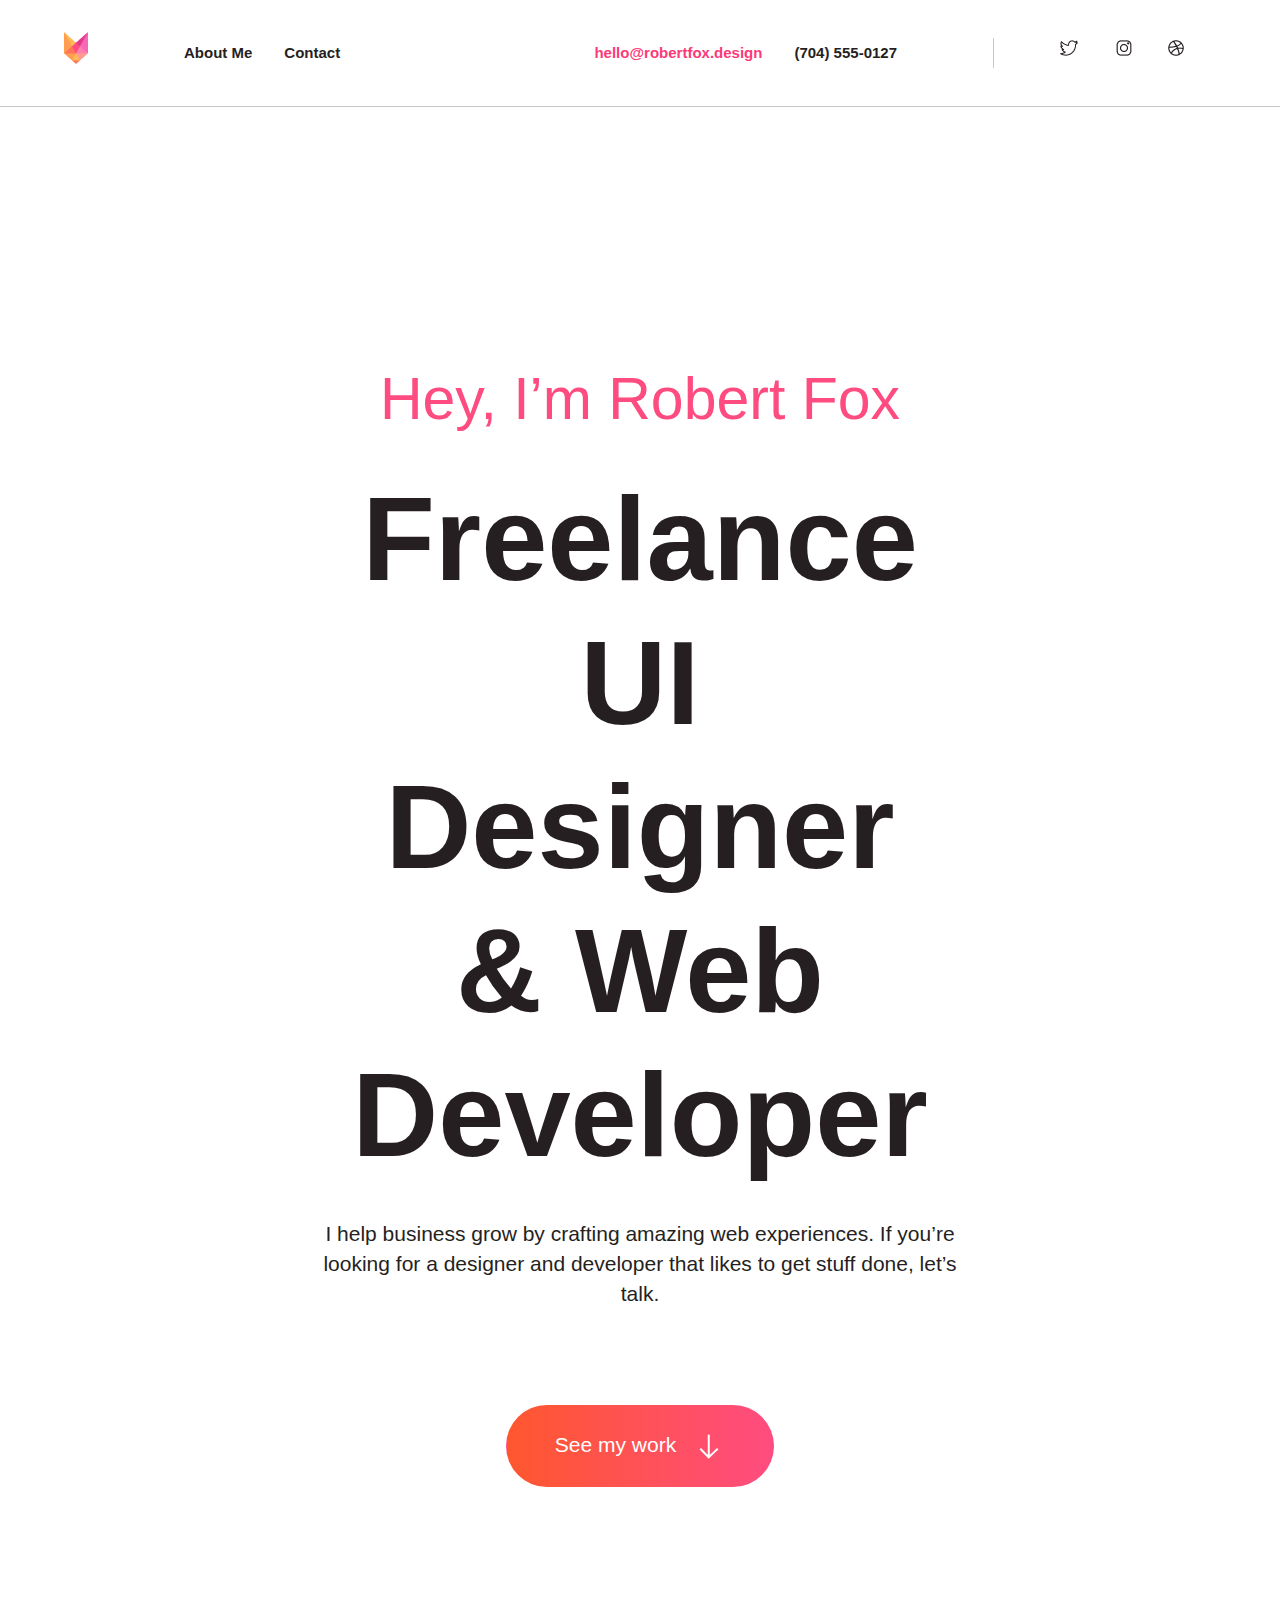
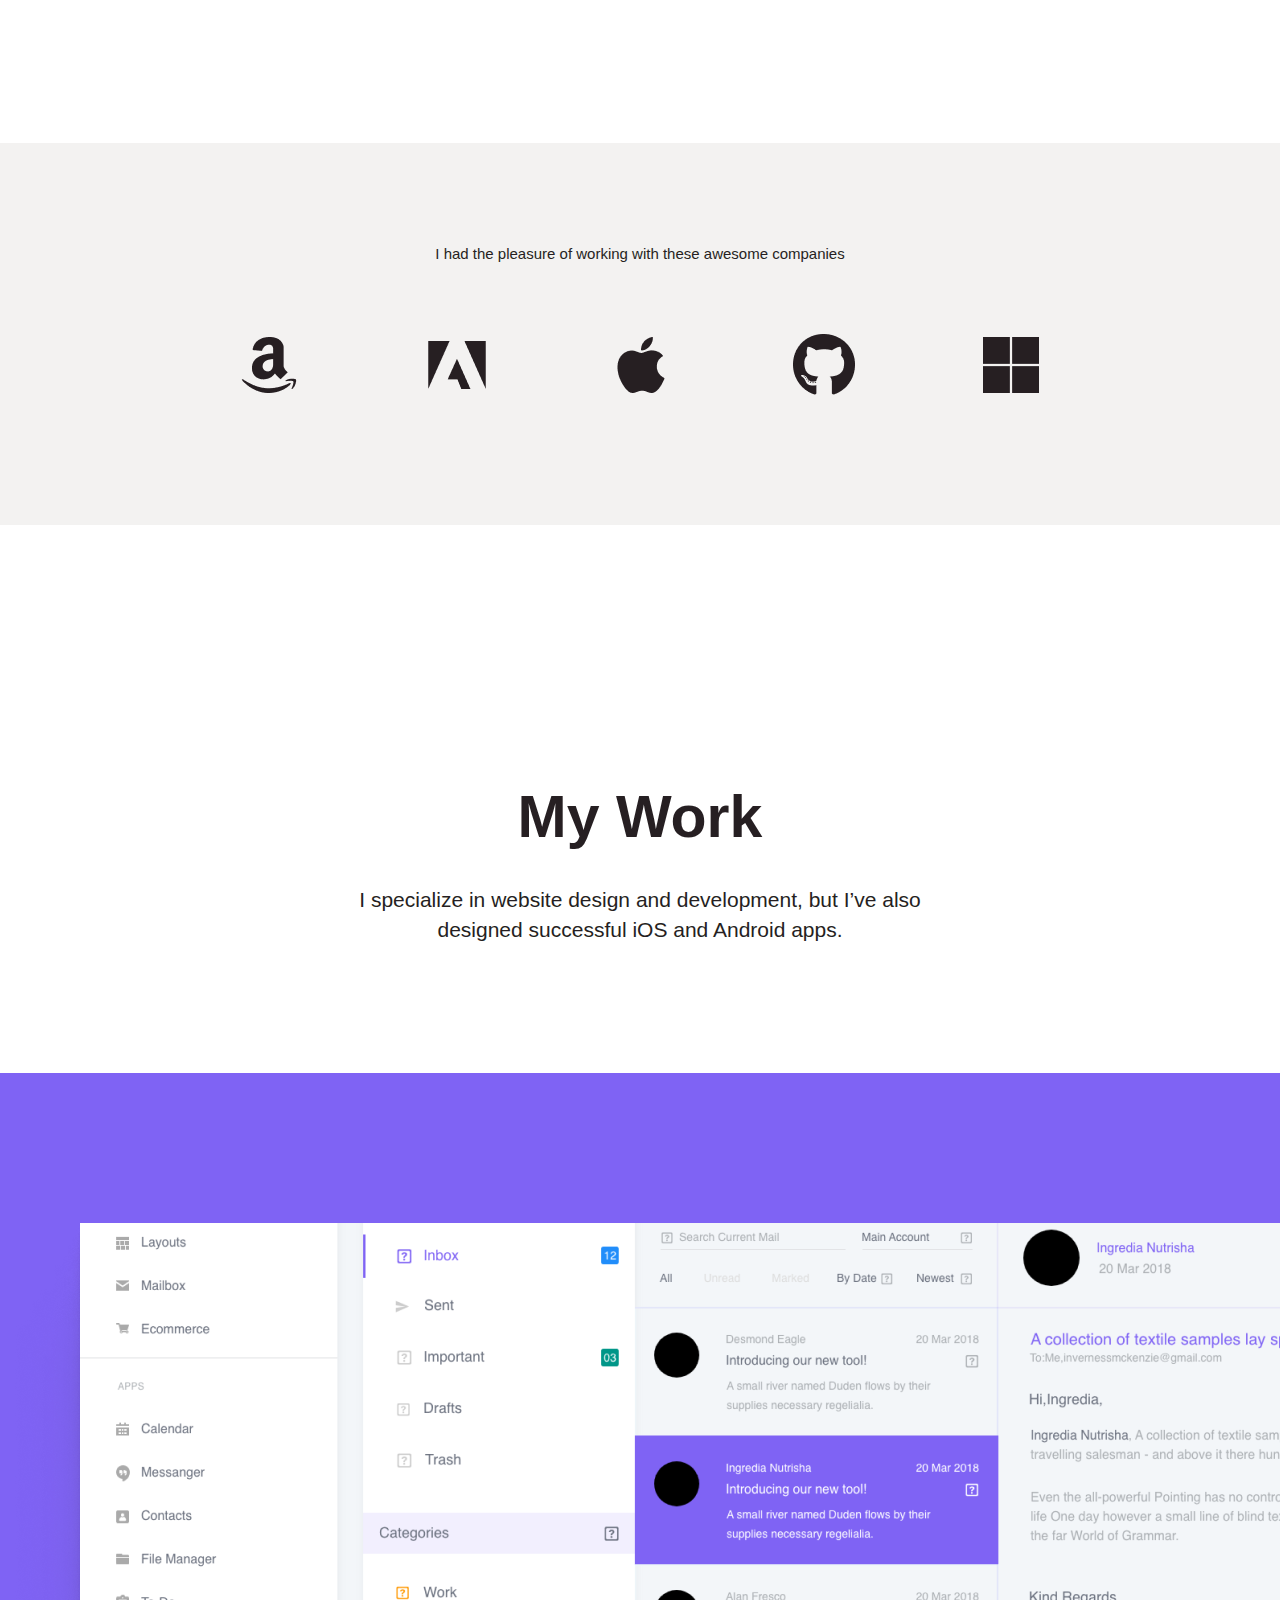
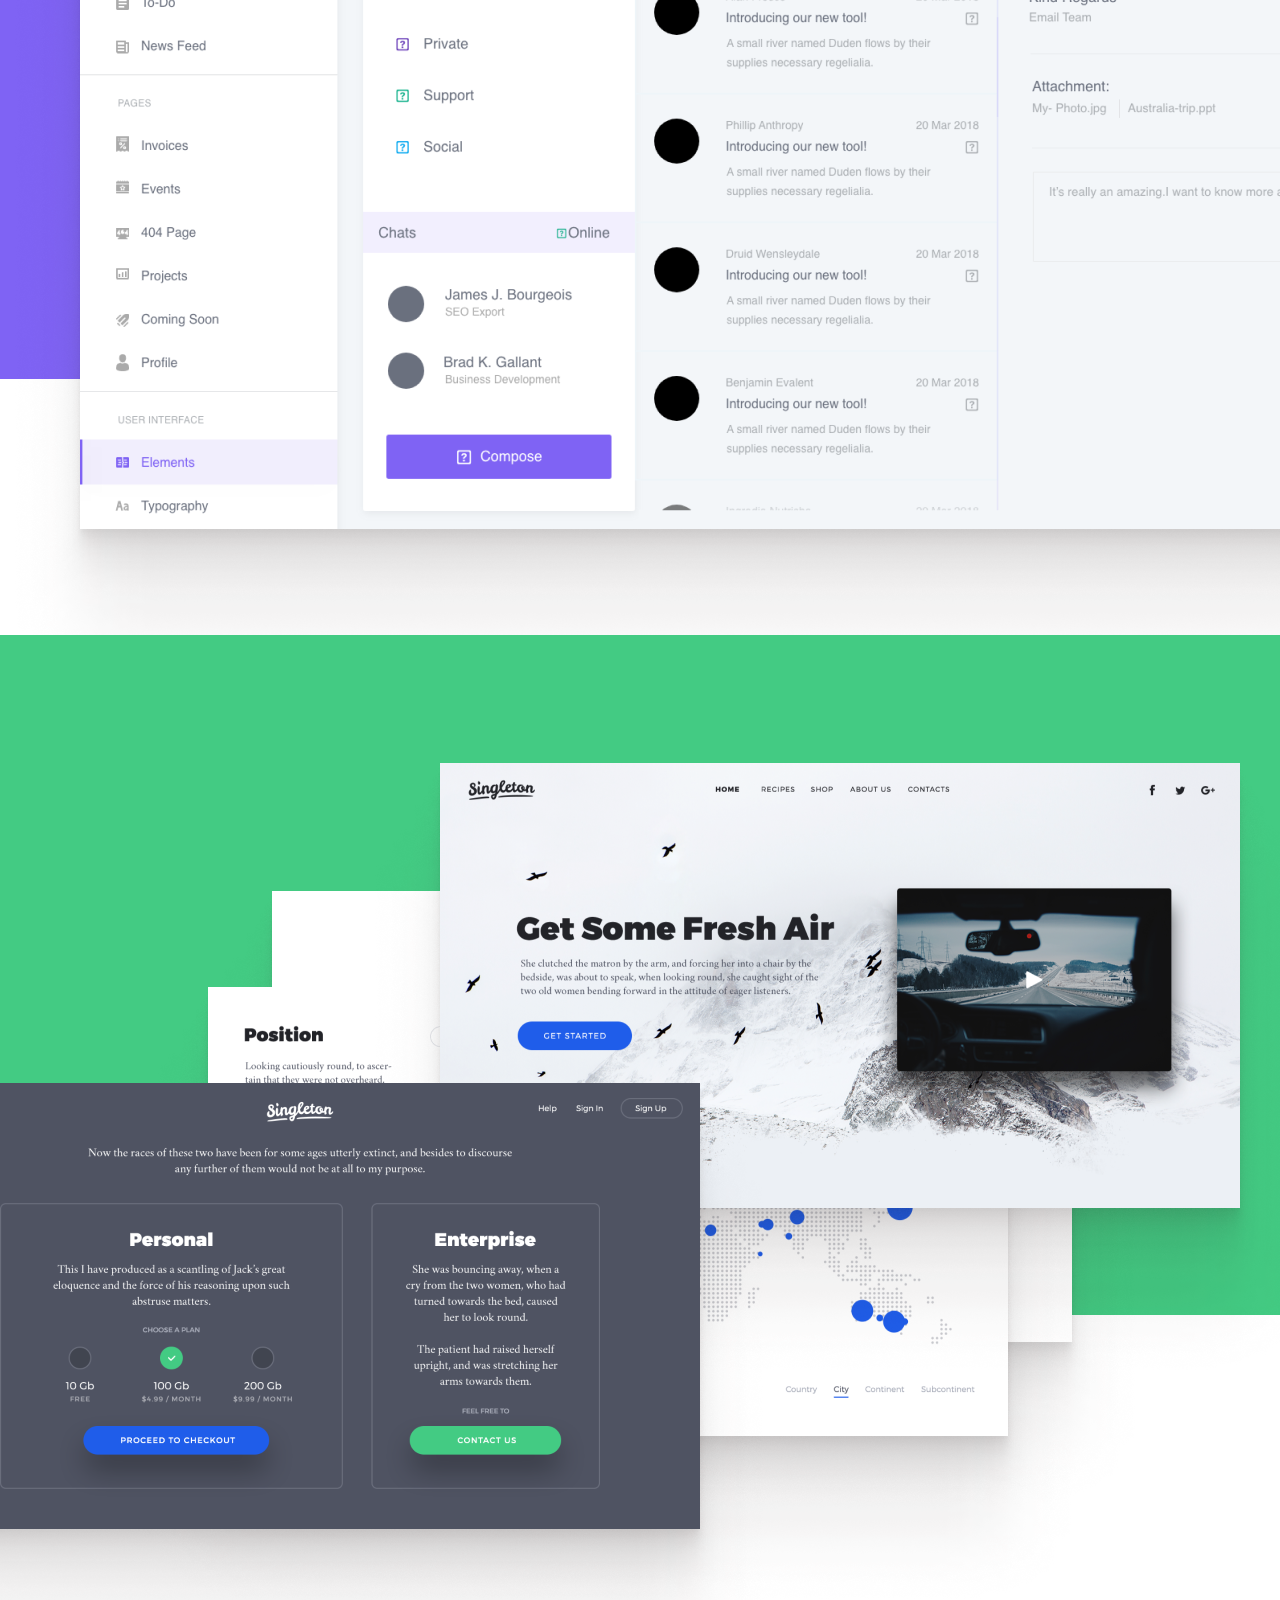
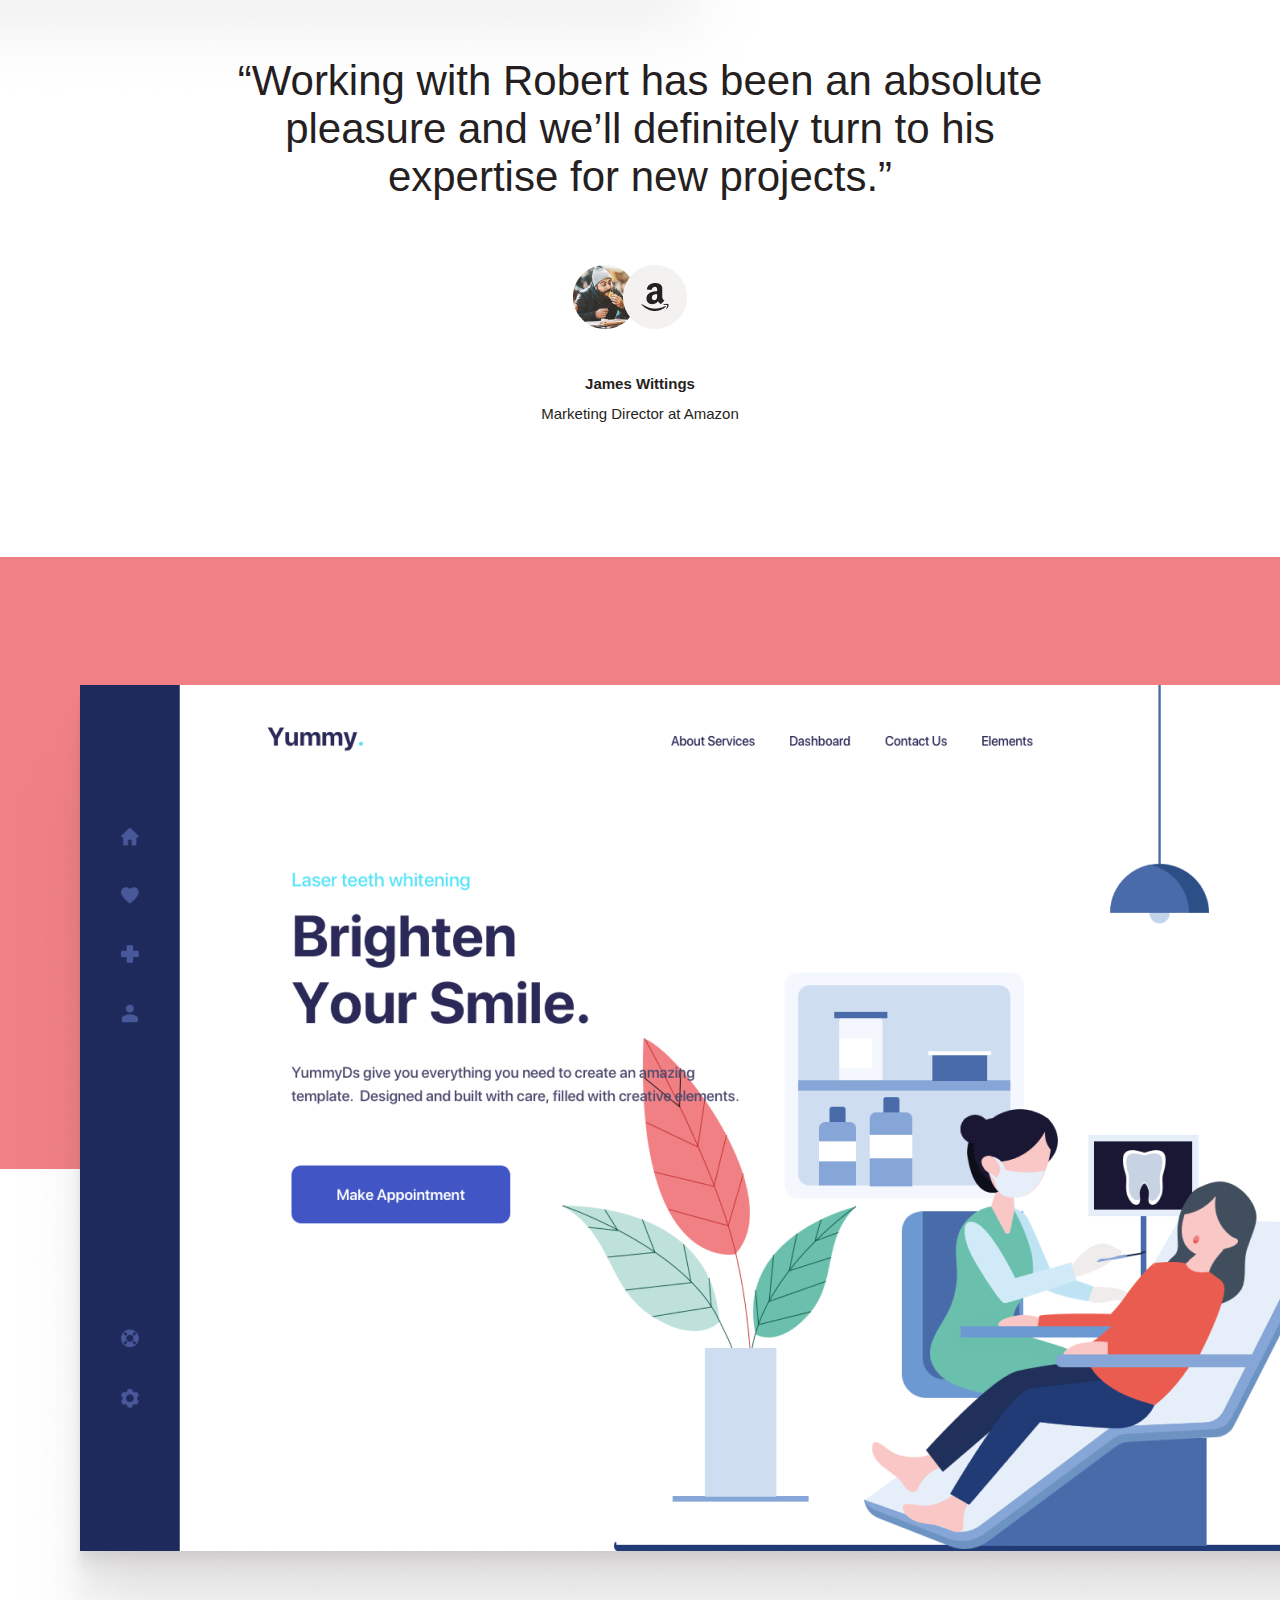
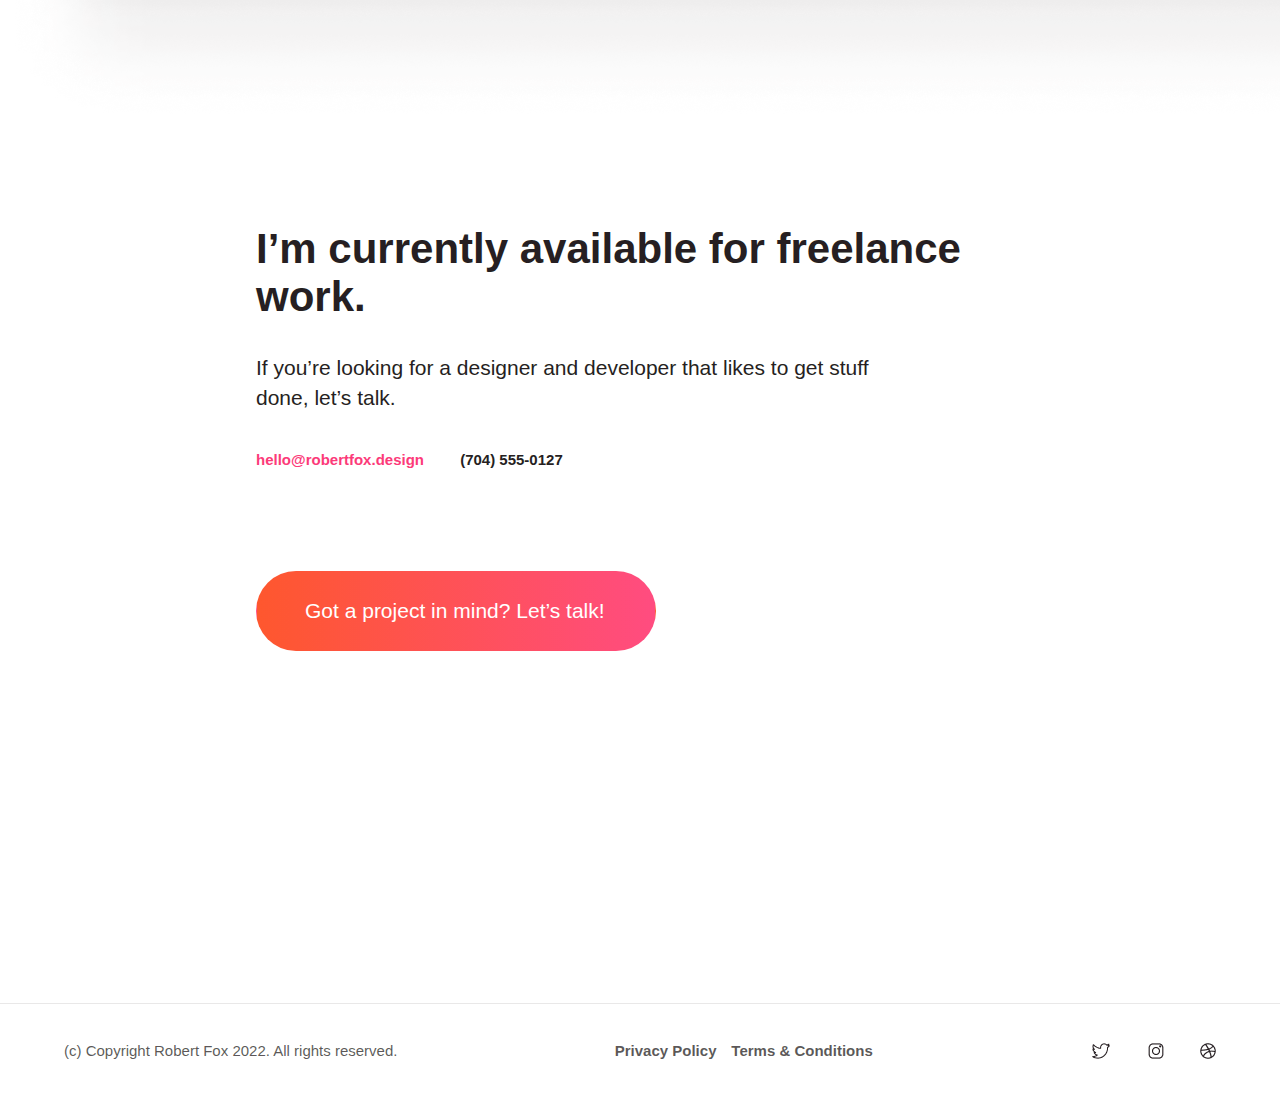
<file: index.html>
<!DOCTYPE html>
<html lang="en">

<head>
    <meta charset="UTF-8">
    <meta name="viewport" content="width=device-width, initial-scale=1.0">
    <link rel="stylesheet" href="styles.css">
    <title>Portfolio</title>
</head>

<body>
    <div class="site-wrapper">
        <section class="site-header"><!--Header start-->
            <div class="container">
                <nav class="nav-bar"><!--navbar start-->
                    <ul class="nav-links">
                        <li> <img src="./assests/images/Logo (1).png" alt="company_logo"> </li>
                        <li><a href="./aboutme.html">About Me</a></li>
                        <li><a href="./contact.html">Contact</a></li>
                    </ul>
                    <ul class="nav-links">
                        <div class="details">
                            <li><a href="#" class="email">hello@robertfox.design</a></li>
                            <li><a href="#" class="phnum">(704) 555-0127</a></li>
                        </div>
                        <div class="social_media">
                            <li><a href="#"><img src="./assests/images/social-twitter 1.png" alt="twitter"></a></li>
                            <li><a href="#"><img src="./assests/images/social-instagram 1.png" alt="instagram"></a></li>
                            <li><a href="#"><img src="./assests/images/dribbble 1 (1).png" alt="dribbble"
                                        class="dribbble"></a></li>
                        </div>
                    </ul>
                </nav><!--navbar end-->
            </div>
        </section><!--Header end-->

        <main class="site-content"><!--site-content start-->

            <div class="container"><!--intro start-->
                <section class="intro">
                    <h3>Hey, I’m Robert Fox</h3>
                    <h1>Freelance UI Designer <br> & Web Developer</h1>
                    <p>I help business grow by crafting amazing web experiences. If you’re looking for a designer and
                        developer that likes to get stuff done, let’s talk.</p>
                    <a href="#" class="btn btn-primary">See my work <img src="./assests/images/downward 1.png" alt="">
                    </a>
                </section>
            </div><!--intro end-->

            <section class="companies"><!--companies start-->
                <div class="container">
                    <div class="companies_content">
                        <p>I had the pleasure of working with these awesome companies</p>
                        <div class="company_icon">
                            <img src="./assests/images/Vector.png" alt="amazon">
                            <img src="./assests/images/adobe 1.png" alt="adobe">
                            <img src="./assests/images/apple 1.png" alt="apple">
                            <img src="./assests/images/github 1.png" alt="github">
                            <img src="./assests/images/microsoft 1.png" alt="microsoft">
                        </div>
                    </div>
                </div>
            </section><!--companies end-->

            <section class="my_work"><!--my work start-->
                <div class="container">
                    <h3>My Work</h3>
                    <p>I specialize in website design and development, but I’ve also <br> designed successful iOS and
                        Android
                        apps.
                    </p>
                </div> 
                <div class="my_work_bg1"><!--my work bg1 start-->
                    <img src="./assests/images/crypto-2 1.png" alt="work_1">
                </div><!--my work bg1 end-->
                <div class="my_work_bg2"><!--my work bg2 start-->
                    <img src="./assests/images/Card 9 1.png" alt="work_2" class="work2">
                    <img src="./assests/images/Card 8 1.png" alt="work_3" class="work3">
                    <img src="./assests/images/Card 10 1.png" alt="work_4" class="work4">
                    <img src="./assests/images/Card 5 1.png" alt="work_5" class="work5">
                </div><!--my work bg2 end-->
                <div class="my_work_cmt"><!--my work cmt start-->
                    <div class="container">
                        <h4>“Working with Robert has been an absolute pleasure and we’ll definitely turn to his
                            expertise
                            for
                            new projects.”</h4>
                        <div class="cmt_img">
                            <img src="./assests/images/Ellipse 2.png" a lt="">
                            <img src="./assests/images/Group 3.png" alt="" class="img2">
                        </div>
                        <p><span>James Wittings</span> <br> Marketing Director at Amazon</p>
                    </div>
                    <div class="my_work_bg3"><!--my work bg3 start-->
                        <img src="./assests/images/Healthy Care & Medical 1.png" alt="work_6">
                    </div><!--my work bg3 end-->
                </div><!--my work cmt end-->
            </section><!--my work end-->

            <section class="avaibility"><!--avaibility start-->
                <h4>I’m currently available for freelance <br> work.</h4>
                <p>If you’re looking for a designer and developer that likes to get stuff <br> done, let’s talk.</p>
                <div class="info_details">
                    <span class="email">hello@robertfox.design</span>
                    <span class="phnum">(704) 555-0127</span>
                </div>
                <a href="#" class="btn btn-primary">Got a project in mind? Let’s talk!</a>
            </section><!--avaibility end-->
        </main>
        
        <footer class="site-footer"><!--site footer start-->
            <div class="container">
                <div class="footer_content"><!--footer content start-->
                    <span>  (c) Copyright Robert Fox 2022. All rights reserved. </span>
                    <div class="terms_conditions">
                        <span>Privacy Policy</span>
                        <span>Terms & Conditions</span>
                    </div>
                    <div class="social_medias">
                        <img src="./assests/images/social-twitter 1.png" alt="twitter">
                        <img src="./assests/images/social-instagram 1.png" alt="instagram">
                        <img src="./assests/images/dribbble 1 (1).png" alt="dribbble">
                    </div>
                </div><!--footer content end-->
            </div>
        </footer><!--site footer end-->
    </div>

</body>

</html>
</file>
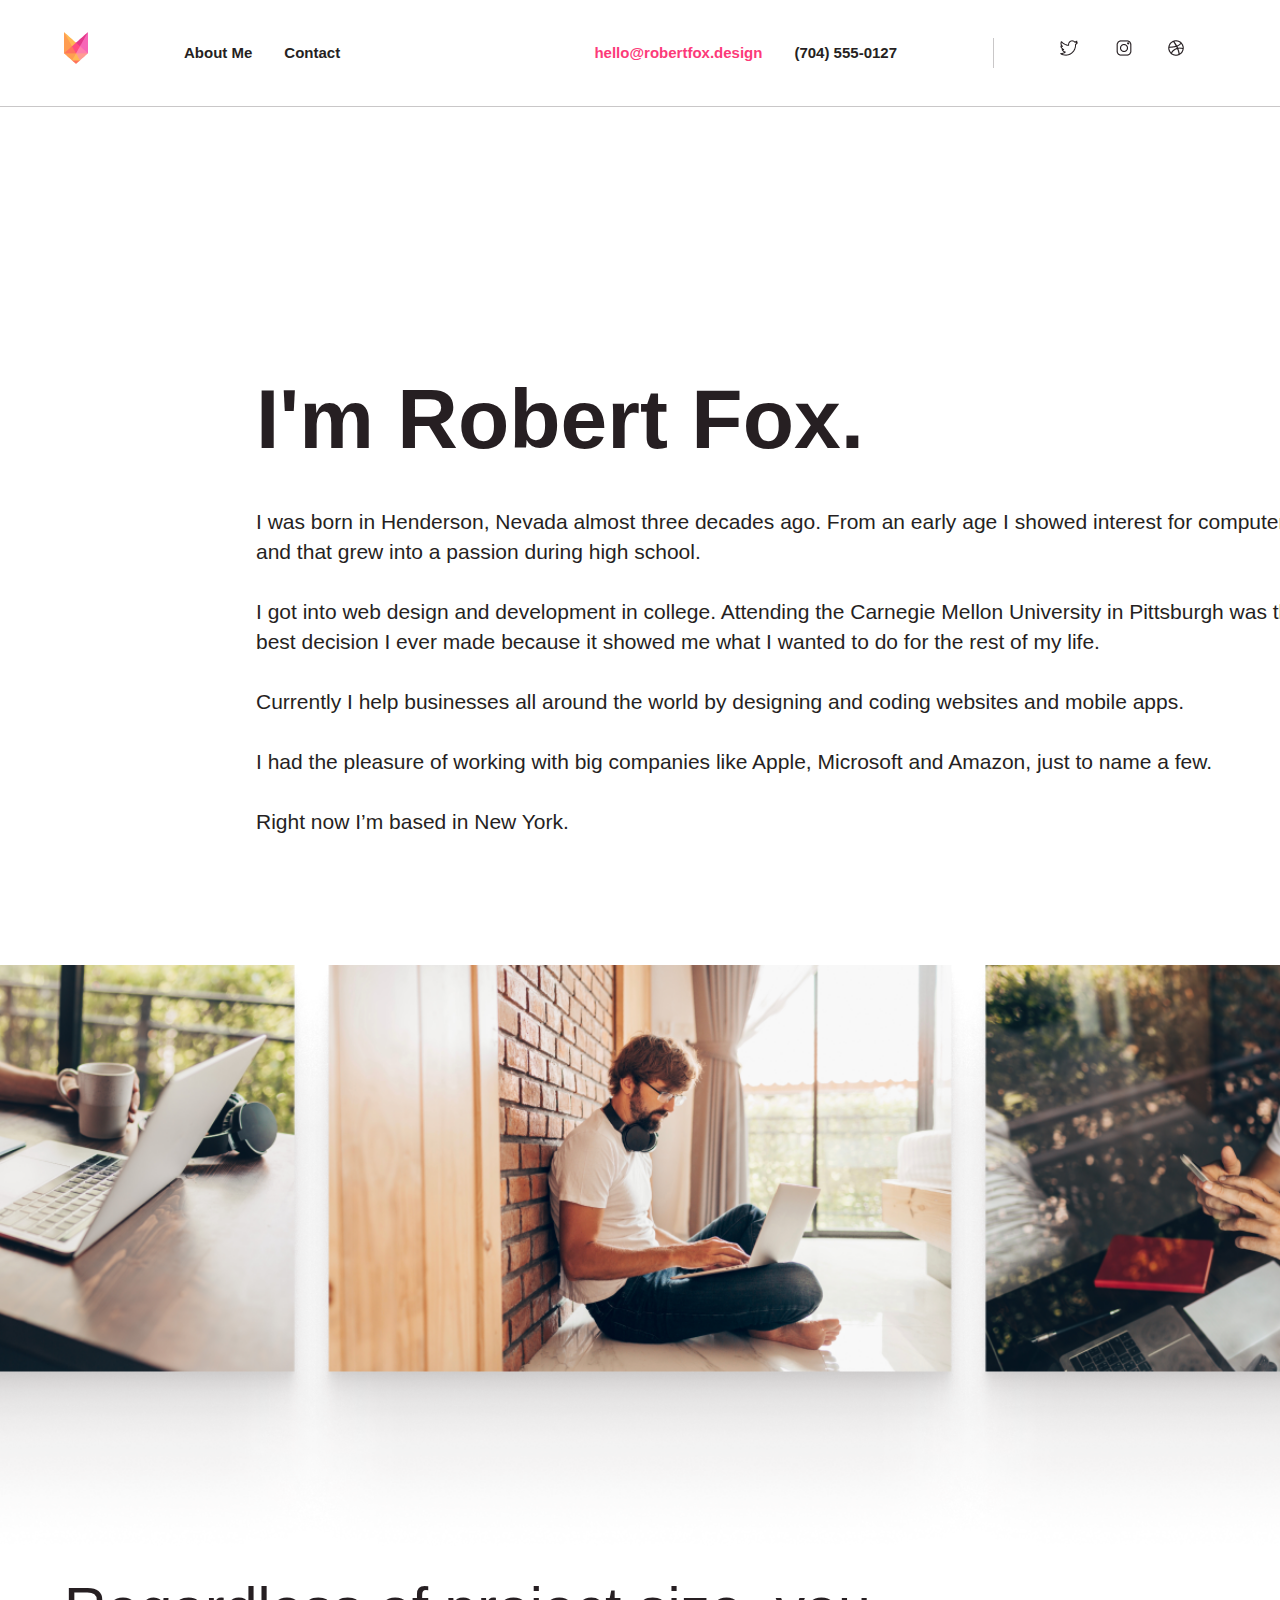
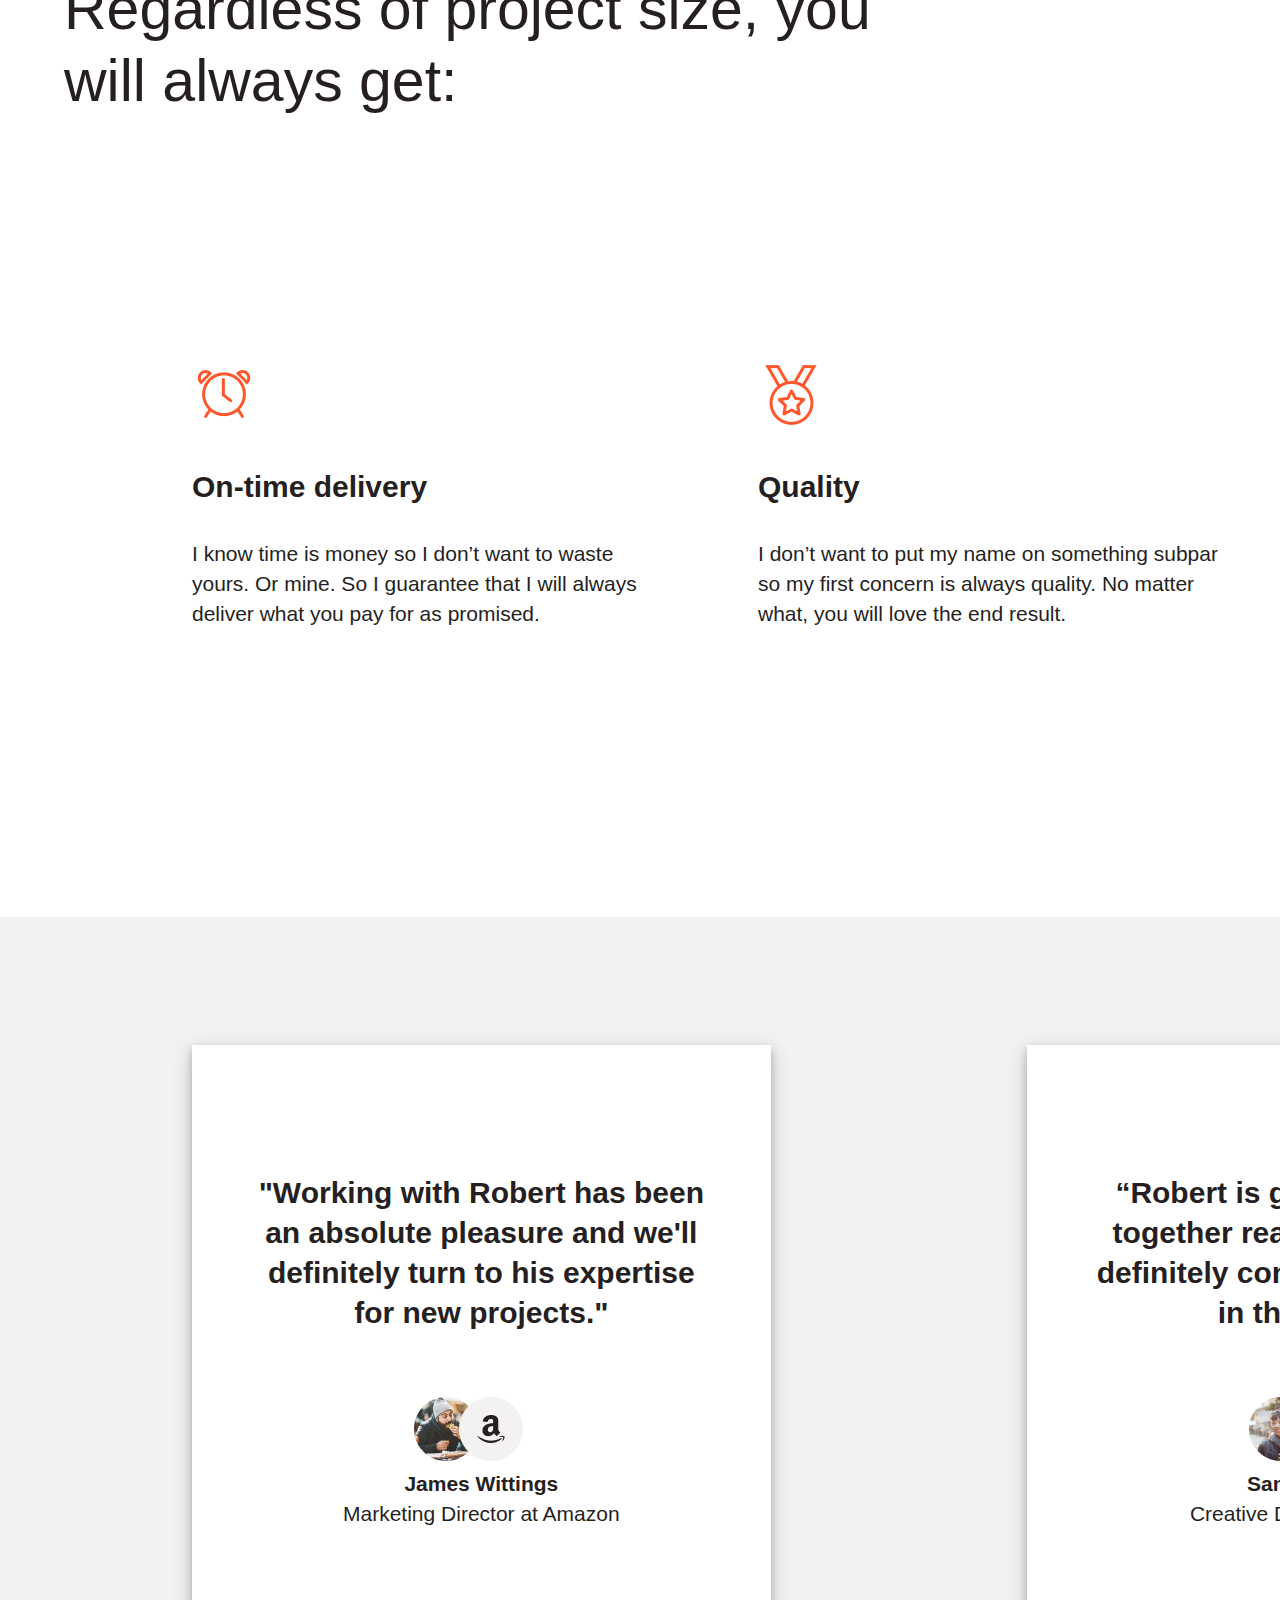
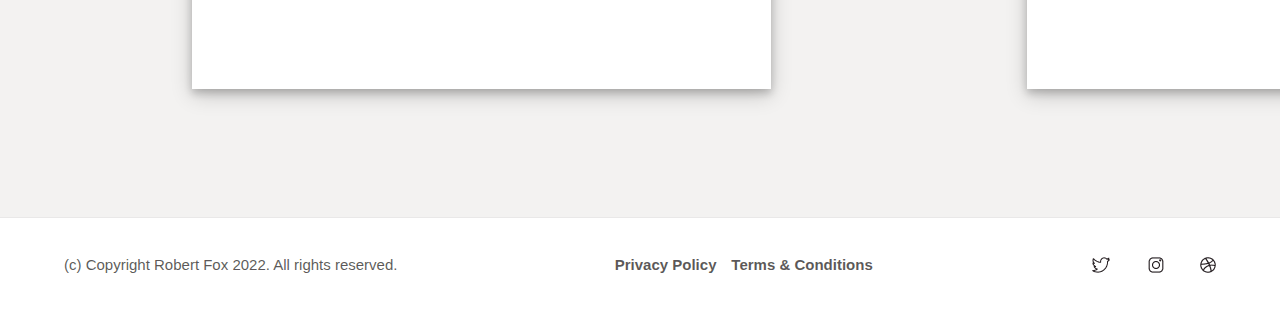
<file: about_me.html>
<!DOCTYPE html>
<html lang="en">

<head>
    <meta charset="UTF-8">
    <meta name="viewport" content="width=device-width, initial-scale=1.0">
    <title>About me</title>
    <link rel="stylesheet" href="./styles.css">
</head>

<body>
    <div class="site-wrapper">
        <section class="site-header">
            <div class="container">
                <nav class="nav-bar">
                    <ul class="nav-links">
                        <a href="./index.html">
                            <li> <img src="./assests/images/Logo (1).png" alt="company_logo"></li>
                        </a>
                        <li><a href="./about_me.html">About Me</a></li>
                        <li><a href="./contact.html">Contact</a></li>
                    </ul>
                    <ul class="nav-links">
                        <div class="details">
                            <li><a href="#" class="email">hello@robertfox.design</a></li>
                            <li><a href="#" class="phnum">(704) 555-0127</a></li>
                        </div>
                        <div class="social_media">
                            <li><a href="#"><img src="./assests/images/social-twitter 1.png" alt="twitter"></a></li>
                            <li><a href="#"><img src="./assests/images/social-instagram 1.png" alt="instagram"></a></li>
                            <li><a href="#"><img src="./assests/images/dribbble 1 (1).png" alt="dribbble"
                                        class="dribbble"></a></li>
                        </div>
                    </ul>
                </nav>
            </div>
        </section><!--Header end-->

        <main class="site-content">
            <section class="about_me_name">
                <h2>I'm Robert Fox.</h2>
                <p>I was born in Henderson, Nevada almost three decades ago. From an early age I showed interest for
                    computers and that grew into a passion during high school.
                    <br>
                    <br>
                    I got into web design and development in college. Attending the Carnegie Mellon University in
                    Pittsburgh was the best decision I ever made because it showed me what I wanted to do for the
                    rest
                    of my life.
                    <br>
                    <br>
                    Currently I help businesses all around the world by designing and coding websites and mobile
                    apps.
                    <br>
                    <br>
                    I had the pleasure of working with big companies like Apple, Microsoft and Amazon, just to name
                    a
                    few.
                    <br>
                    <br>
                    Right now I’m based in New York.
                </p>
            </section>
            <img src="./assests/images/Image gallery.png" alt="photos" width="100%" height="600px" class="about_me_img">
            <section class="project_size">
                <div class="container">
                    <h3>Regardless of project size, you <br> will always get:</h3>
                    <div class="cards2">
                        <div class="card2">
                            <img src="./assests/images/alarm-clock 1.png" alt="alarm-clock">
                            <h5>On-time delivery</h5>
                            <p>I know time is money so I don’t want to waste yours. Or mine. So I guarantee that I will
                                always deliver what you pay for as promised. </p>
                        </div>
                        <div class="card2">
                            <img src="./assests/images/medal-alt 1.png" alt="medal">
                            <h5>Quality</h5>
                            <p>I don’t want to put my name on something subpar so my first concern is always quality. No
                                matter what, you will love the end result. </p>
                        </div>
                    </div>
                </div>
            </section>
            <section class="about_me_cards">
                <div class="container">
                    <div class="cards">
                        <div class="card">
                            <h5>"Working with Robert has been an absolute pleasure and we'll definitely turn to his
                                expertise for
                                new projects."</h5>
                            <div class="img">
                                <img src="./assests/images/Ellipse 2.png" alt="">
                                <img src="./assests/images/Group 3.png" alt="" class="img2">
                            </div>
                            <p><span>James Wittings</span> <br> Marketing Director at Amazon</p>
                        </div>
                        <div class="card">
                            <h5>“Robert is great. We worked together really well and we’ll definitely contract his
                                services in the future.”</h5>
                            <div class="img">
                                <img src="./assests/images/Ellipse 2 (2).png" alt="">
                                <img src="./assests/images/Group 3 (2).png" alt="" class="img2">
                            </div>
                            <p><span>Sandra Marks</span><br> Creative Director at GitHub</p>
                        </div>
                    </div>
                </div>
            </section>
        </main>
        <footer class="site-footer">
            <div class="container">
                <div class="footer_content">
                    <span> (c) Copyright Robert Fox 2022. All rights reserved. </span>
                    <div class="terms_conditions">
                        <span>Privacy Policy</span>
                        <span>Terms & Conditions</span>
                    </div>
                    <div class="social_medias">
                        <img src="./assests/images/social-twitter 1.png" alt="twitter">
                        <img src="./assests/images/social-instagram 1.png" alt="instagram">
                        <img src="./assests/images/dribbble 1 (1).png" alt="dribbble">
                    </div>
                </div>
            </div>
        </footer>
    </div>
</body>

</html>
</file>
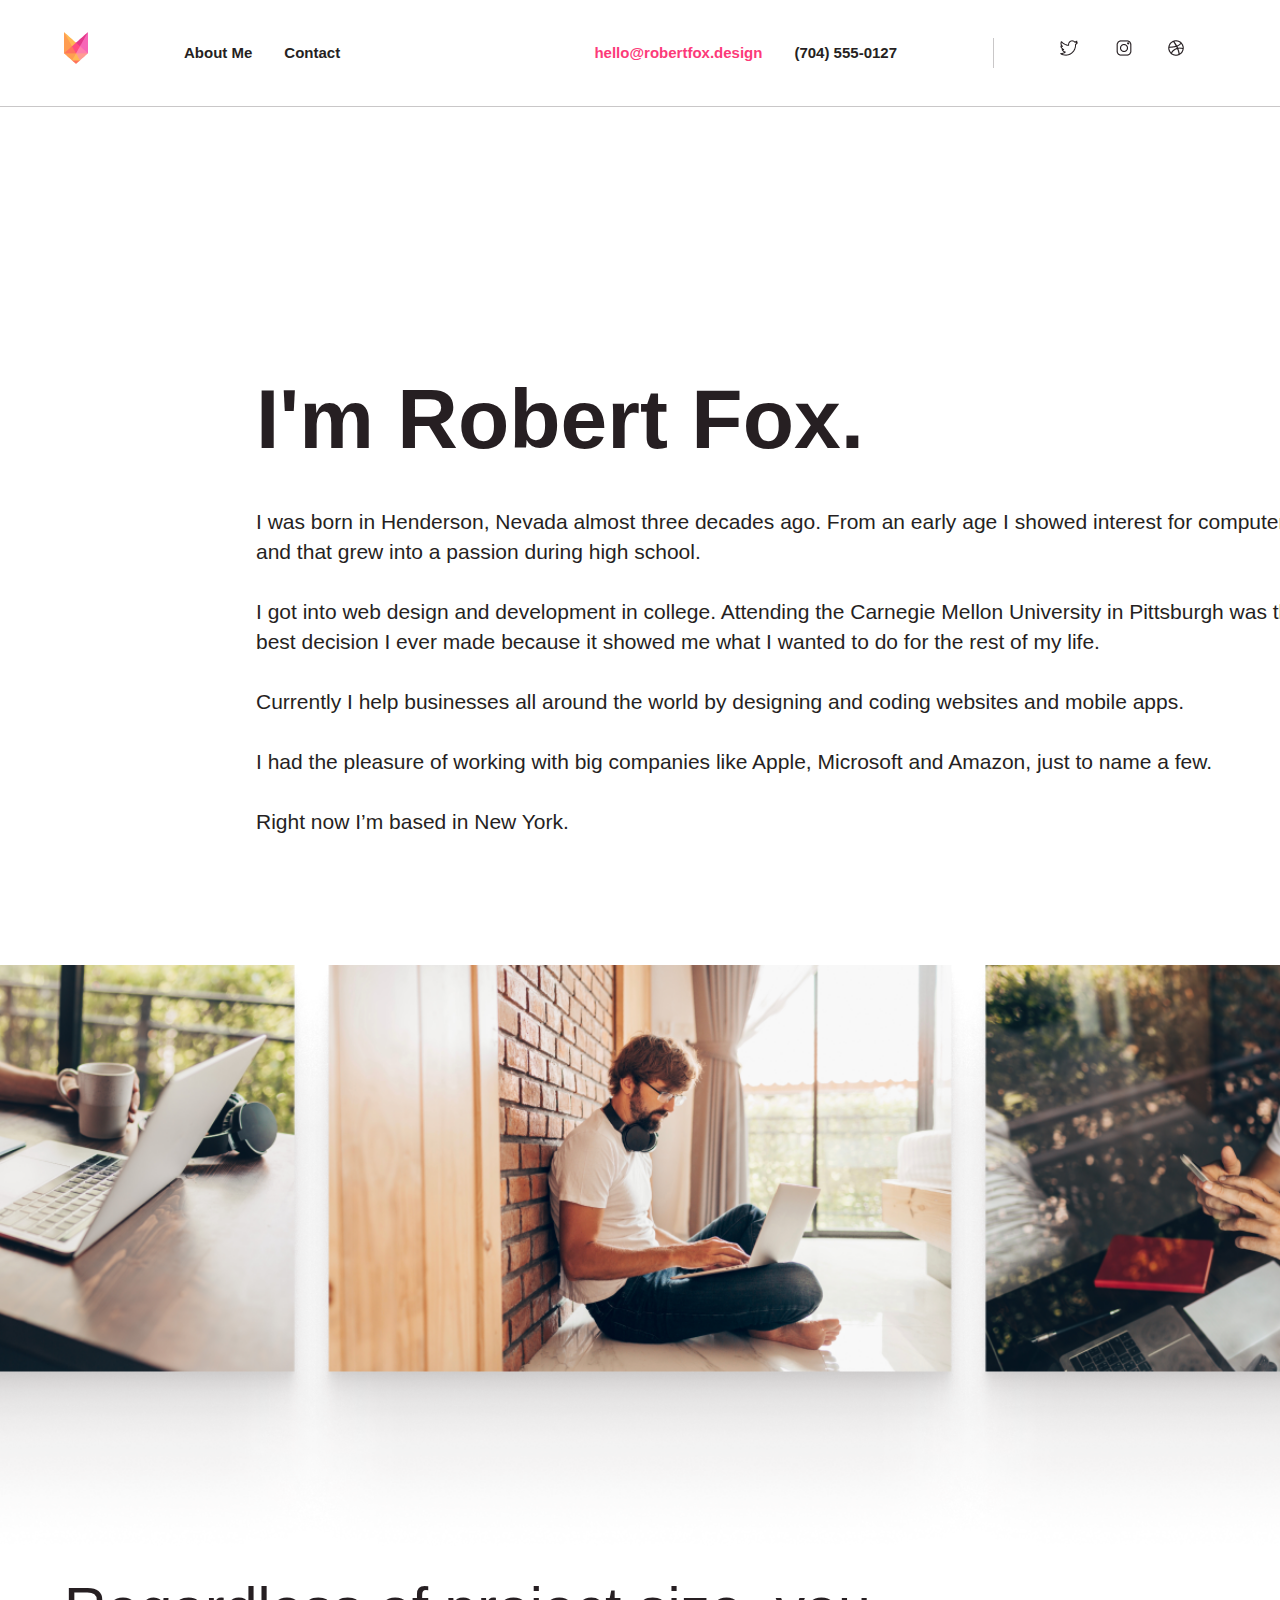
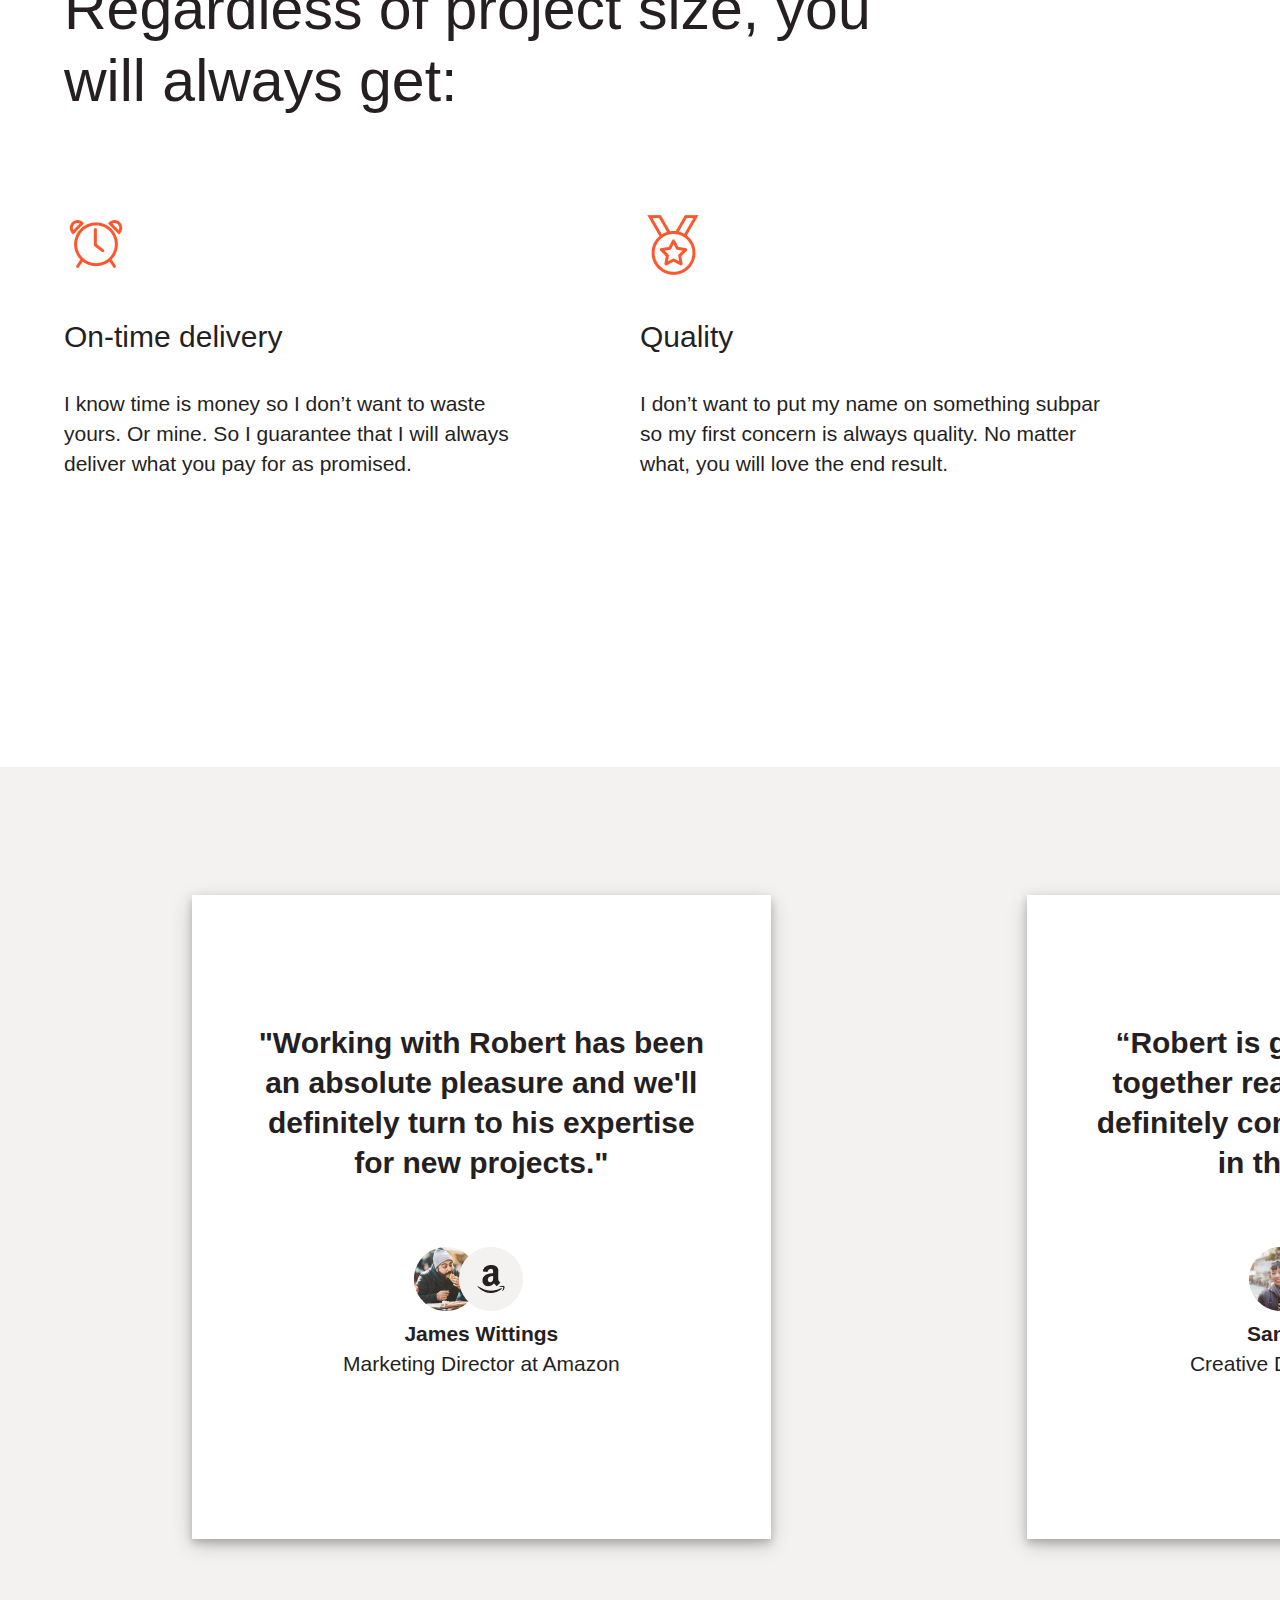
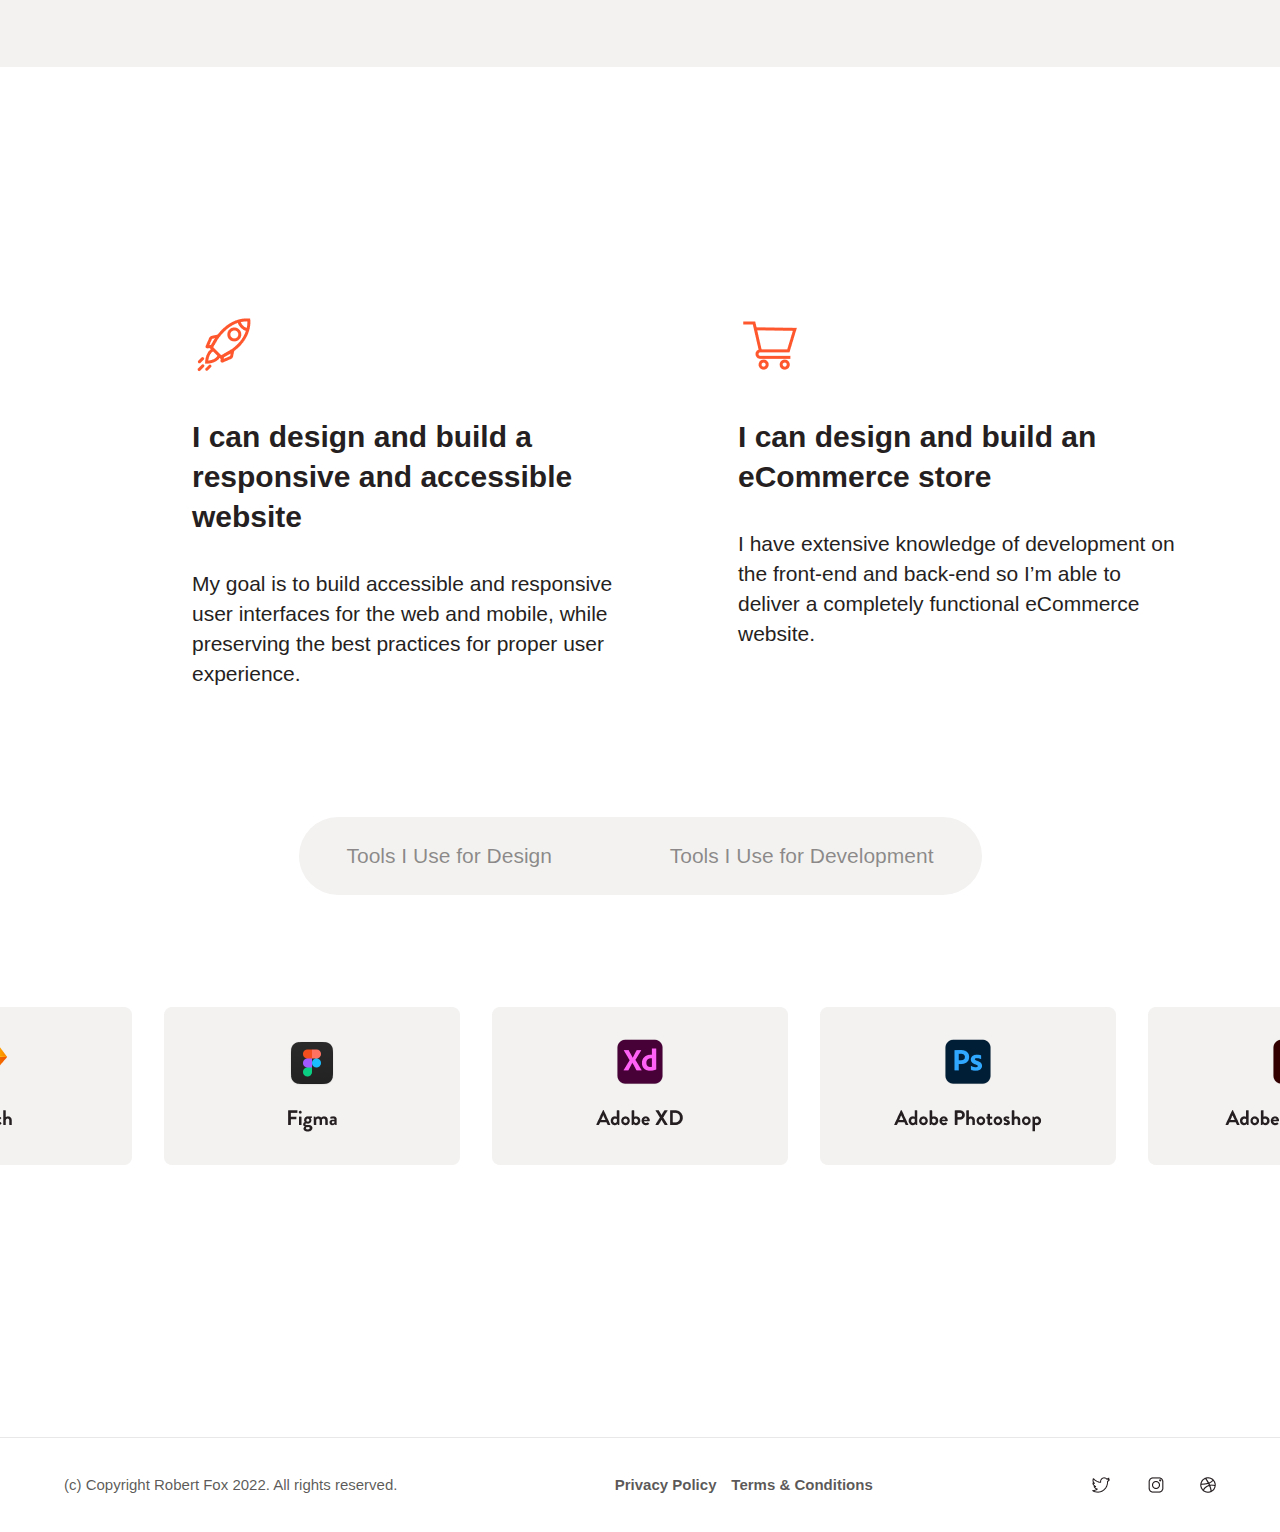
<file: aboutme.html>
<!DOCTYPE html>
<html lang="en">

<head>
    <meta charset="UTF-8">
    <meta name="viewport" content="width=device-width, initial-scale=1.0">
    <title>About me</title>
    <link rel="stylesheet" href="./styles.css">
</head>

<body>
    <div class="site-wrapper">

        <section class="site-header"><!--site header start-->
            <div class="container">
                <nav class="nav-bar"><!--nav bar start-->
                    <ul class="nav-links">
                        <a href="./index.html">
                            <li> <img src="./assests/images/Logo (1).png" alt="company_logo"></li>
                        </a>
                        <li><a href="./about_me.html">About Me</a></li>
                        <li><a href="./contact.html">Contact</a></li>
                    </ul>
                    <ul class="nav-links">
                        <div class="details">
                            <li><a href="#" class="email">hello@robertfox.design</a></li>
                            <li><a href="#" class="phnum">(704) 555-0127</a></li>
                        </div>
                        <div class="social_media">
                            <li><a href="#"><img src="./assests/images/social-twitter 1.png" alt="twitter"></a></li>
                            <li><a href="#"><img src="./assests/images/social-instagram 1.png" alt="instagram"></a></li>
                            <li><a href="#"><img src="./assests/images/dribbble 1 (1).png" alt="dribbble"
                                        class="dribbble"></a></li>
                        </div>
                    </ul>
                </nav><!--nav bar end-->
            </div>
        </section><!--site header end-->

        <main class="site-content"><!--site content start-->
            <section class="about_me_name"><!--aboutme name start-->
                <h2>I'm Robert Fox.</h2>
                <p>I was born in Henderson, Nevada almost three decades ago. From an early age I showed interest for
                    computers and that grew into a passion during high school.
                    <br>
                    <br>
                    I got into web design and development in college. Attending the Carnegie Mellon University in
                    Pittsburgh was the best decision I ever made because it showed me what I wanted to do for the
                    rest
                    of my life.
                    <br>
                    <br>
                    Currently I help businesses all around the world by designing and coding websites and mobile
                    apps.
                    <br>
                    <br>
                    I had the pleasure of working with big companies like Apple, Microsoft and Amazon, just to name
                    a
                    few.
                    <br>
                    <br>
                    Right now I’m based in New York.
                </p>
            </section><!--aboutme name end-->

            <img src="./assests/images/Image gallery.png" alt="photos" width="100%" height="600px" class="about_me_img">

            <section class="project_size"><!--project size start-->
                <div class="container">
                    <h3>Regardless of project size, you <br> will always get:</h3>
                    <div class="cards1">
                        <div class="card2">
                            <img src="./assests/images/alarm-clock 1.png" alt="alarm-clock">
                            <h5>On-time delivery</h5>
                            <p>I know time is money so I don’t want to waste yours. Or mine. So I guarantee that I will
                                always deliver what you pay for as promised. </p>
                        </div>
                        <div class="card2">
                            <img src="./assests/images/medal-alt 1.png" alt="medal">
                            <h5>Quality</h5>
                            <p>I don’t want to put my name on something subpar so my first concern is always quality. No
                                matter what, you will love the end result. </p>
                        </div>
                    </div>
                </div>
            </section><!--project end-->

            <section class="about_me_cards"><!--about me cards start-->
                <div class="container">
                    <div class="cards">
                        <div class="card">
                            <h5>"Working with Robert has been an absolute pleasure and we'll definitely turn to his
                                expertise for
                                new projects."</h5>
                            <div class="img">
                                <img src="./assests/images/Ellipse 2.png" alt="">
                                <img src="./assests/images/Group 3.png" alt="" class="img2">
                            </div>
                            <p><span>James Wittings</span> <br> Marketing Director at Amazon</p>
                        </div>
                        <div class="card">
                            <h5>“Robert is great. We worked together really well and we’ll definitely contract his
                                services in the future.”</h5>
                            <div class="img">
                                <img src="./assests/images/Ellipse 2 (2).png" alt="">
                                <img src="./assests/images/Group 3 (2).png" alt="" class="img2">
                            </div>
                            <p><span>Sandra Marks</span><br> Creative Director at GitHub</p>
                        </div>
                    </div>
                </div>
            </section><!--about me cards end-->

            <section class="things_done"><!--things done start-->
                <div class="container">
                    <div class="cards2">
                        <div class="card2">
                            <img src="./assests/images/fast-launch 1.png" alt="fast-launch">
                            <h5>I can design and build a responsive and accessible website</h5>
                            <p>My goal is to build accessible and responsive user interfaces for the web and mobile,
                                while
                                preserving the best practices for proper user experience. </p>
                        </div>
                        <div class="card2">
                            <img src="./assests/images/cart 1.png" alt="cart">
                            <h5>I can design and build an eCommerce store</h5>
                            <p>I have extensive knowledge of development on the front-end and back-end so I’m able to
                                deliver a completely functional eCommerce website. </p>
                        </div>
                        <div class="card2">
                            <img src="./assests/images/phone-mobile 1.png" alt="mobile">
                            <h5>I can design and build a mobile app for iOS and Android</h5>
                            <p>I recently started designing and coding mobile apps and I love it. It’s a different
                                process compared to traditional website design but I’ve been successful in all projects
                                so far. </p>
                        </div>
                    </div>
                </div>
            </section><!--things done end-->

            <section class="tools">
                <div class="container">
                    <div class="tools_button">
                        <div class="tools_buttontxt">
                            <a href="#">Tools I Use for Design</a>
                            <a href="#">Tools I Use for Development</a>
                        </div>
                    </div>
                    <div class="tools_applications">
                        <img src="./assests/images/Column.png" alt="sketch">
                        <img src="./assests/images/Column-1.png" alt="figma">
                        <img src="./assests/images/Column-2.png" alt="adobexd">
                        <img src="./assests/images/Column-3.png" alt="adobeps">
                        <img src="./assests/images/Column-4.png" alt="adobeai">
                    </div>
                </div>
            </section>

        </main><!--site content end-->
        <footer class="site-footer"><!--site footer start-->
            <div class="container">
                <div class="footer_content">
                    <span> (c) Copyright Robert Fox 2022. All rights reserved. </span>
                    <div class="terms_conditions">
                        <span>Privacy Policy</span>
                        <span>Terms & Conditions</span>
                    </div>
                    <div class="social_medias">
                        <img src="./assests/images/social-twitter 1.png" alt="twitter">
                        <img src="./assests/images/social-instagram 1.png" alt="instagram">
                        <img src="./assests/images/dribbble 1 (1).png" alt="dribbble">
                    </div>
                </div>
            </div>
        </footer><!--site footer end-->
    </div>
</body>

</html>
</file>
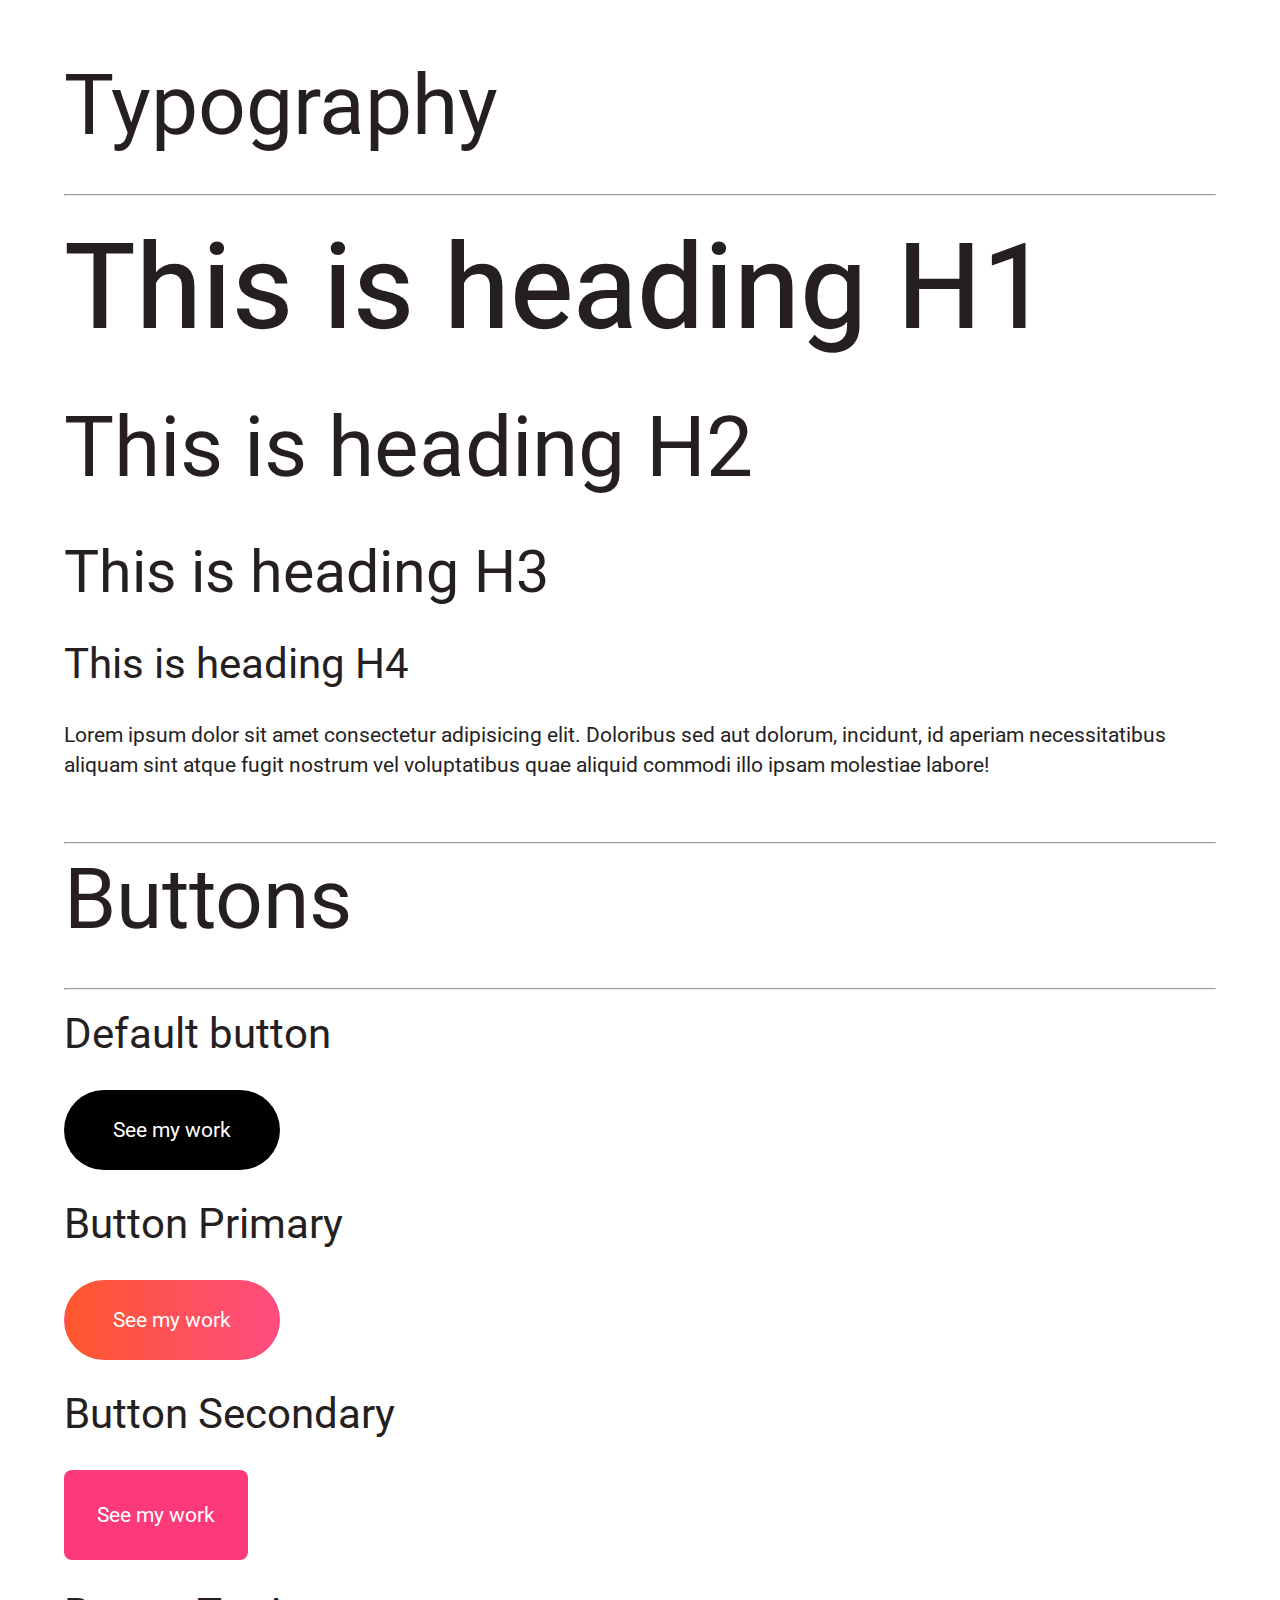
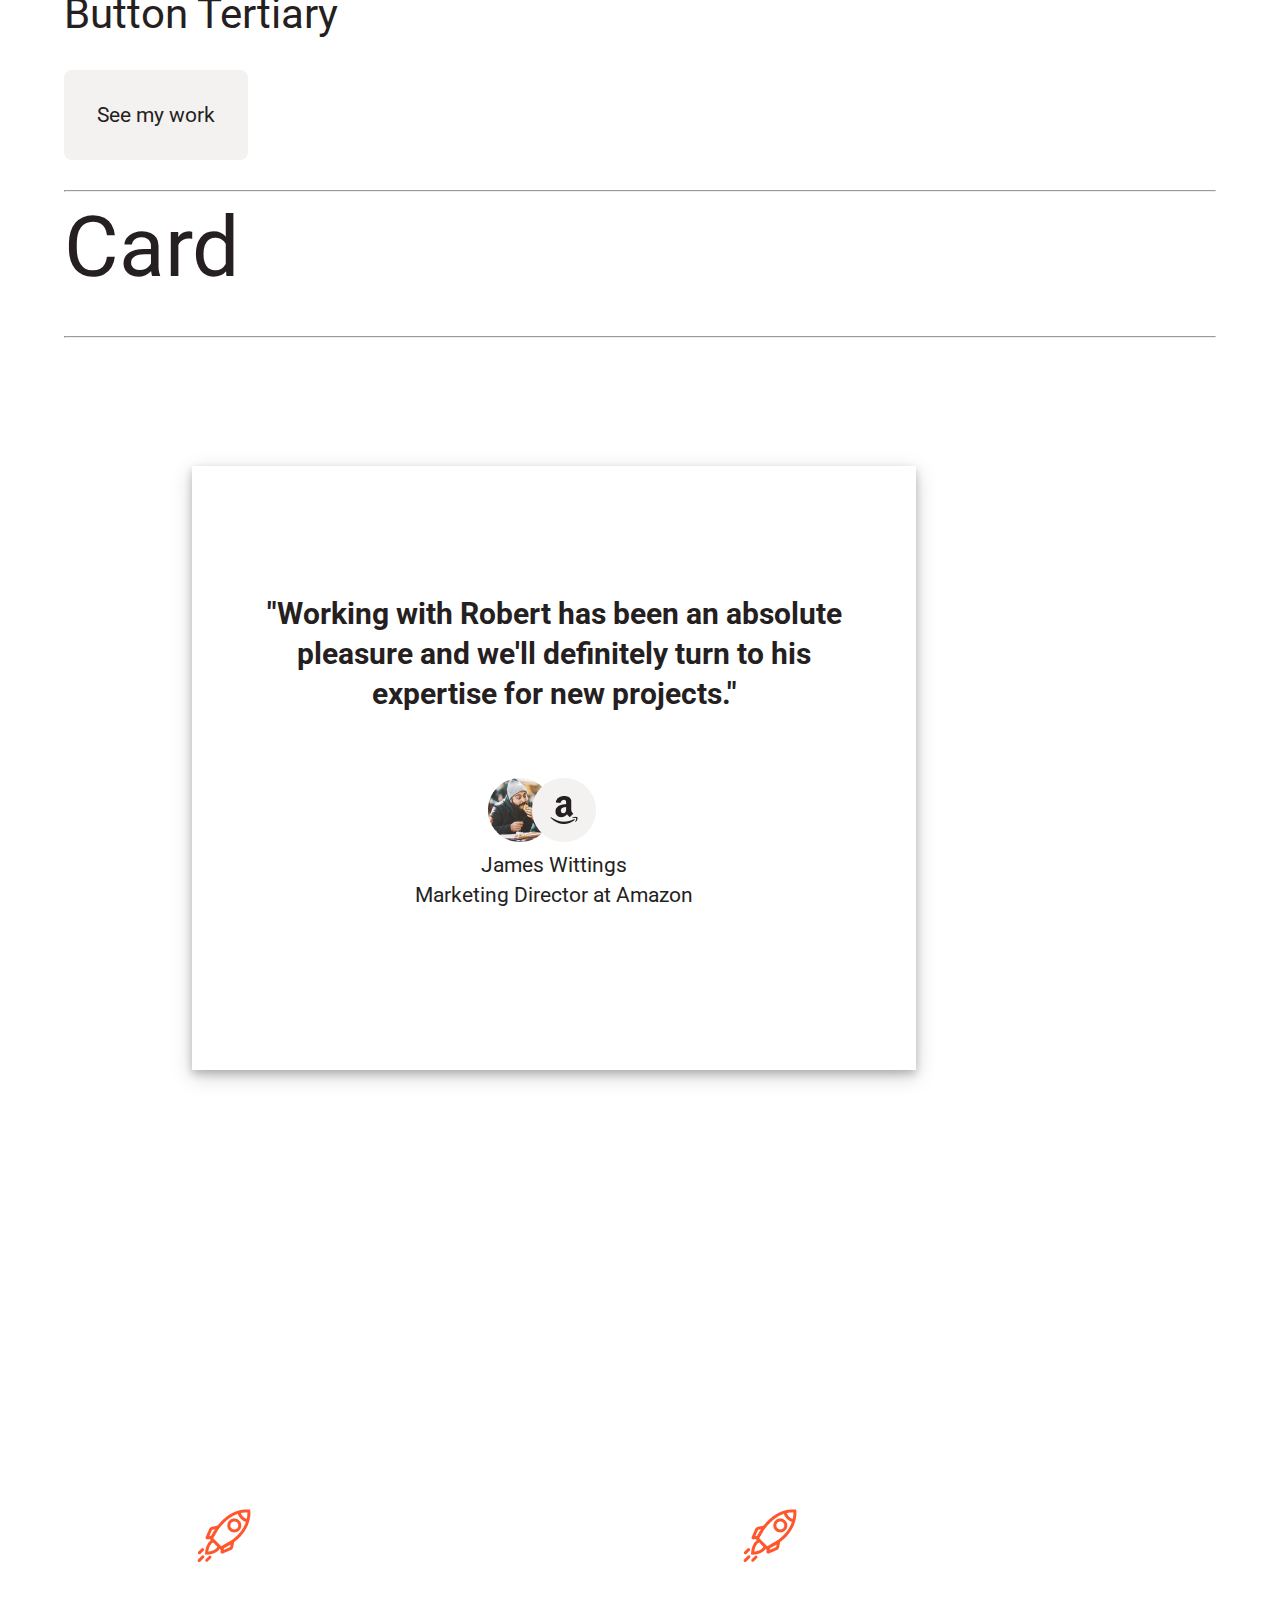
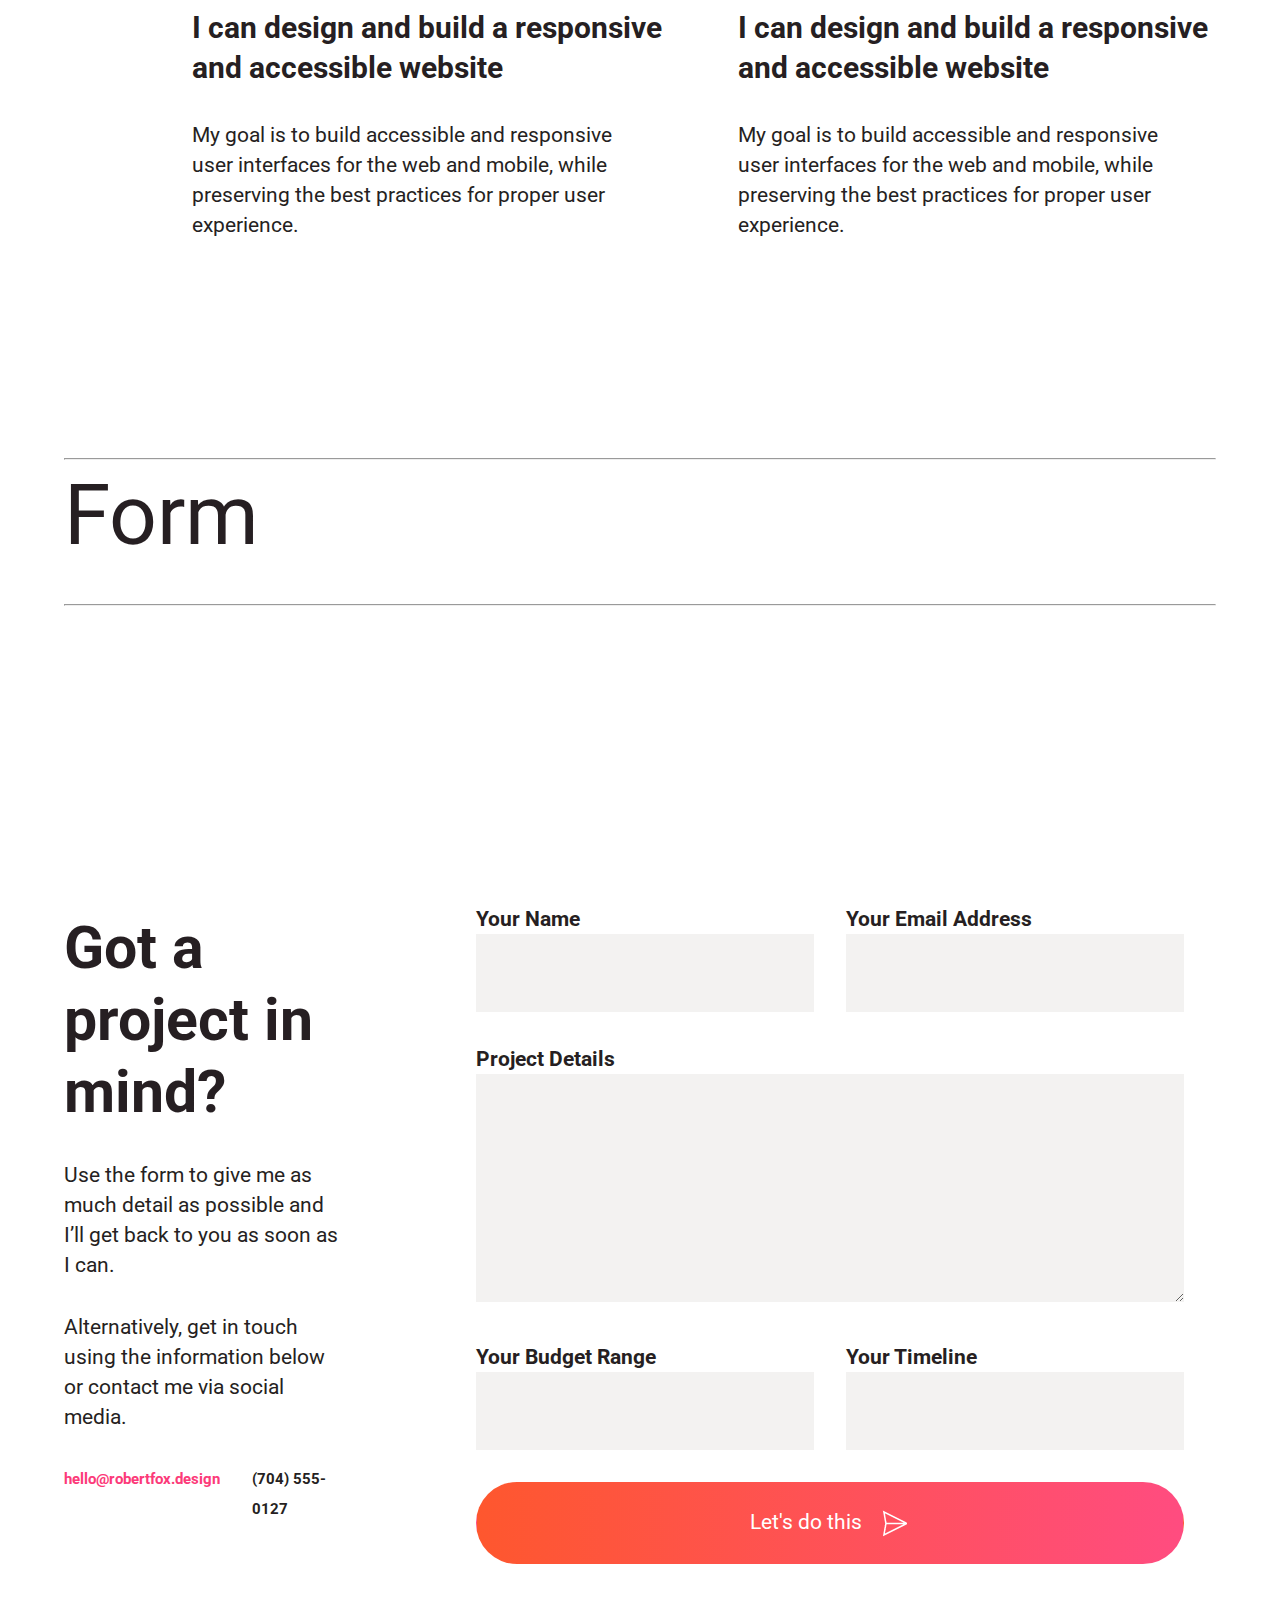
<file: components.html>
<!DOCTYPE html>
<html lang="en">

<head>
    <meta charset="UTF-8">
    <meta name="viewport" content="width=device-width, initial-scale=1.0">
    <link rel="stylesheet" href="styles.css">
    <title>Components</title>
    <link rel="preconnect" href="https://fonts.googleapis.com">
    <link rel="preconnect" href="https://fonts.gstatic.com" crossorigin>
    <link
        href="https://fonts.googleapis.com/css2?family=Roboto:ital,wght@0,100;0,300;0,400;0,500;0,700;0,900;1,100;1,300;1,400;1,500;1,700;1,900&display=swap"
        rel="stylesheet">
</head>

<body>
    <section class="block-components" style="padding-top: 50px; padding-bottom: 50px;">
        <div class="container">
            <h2>Typography</h2>
            <hr style="margin-top: 20px; margin-bottom: 20px;">

            <h1>This is heading H1</h1>
            <h2>This is heading H2</h2>
            <h3>This is heading H3</h3>
            <h4>This is heading H4</h4>
            <p>Lorem ipsum dolor sit amet consectetur adipisicing elit. Doloribus sed aut dolorum, incidunt, id
                aperiam necessitatibus aliquam sint atque fugit nostrum vel voluptatibus quae aliquid commodi illo
                ipsam molestiae labore!</p> <!--Typography end-->

            <br>
            <hr>
            <h2>Buttons</h2>
            <hr style="margin-top: 20px; margin-bottom: 20px;">
            <h4>Default button</h4>
            <a href="#" class="btn">See my work</a>
            <br>
            <br>
            <h4>Button Primary</h4>
            <a href="#" class="btn btn-primary">See my work</a>
            <br>
            <br>
            <h4>Button Secondary</h4>
            <br>
            <a href="#" class="btn-secondary">See my work</a>
            <br>
            <br>
            <br>
            <h4>Button Tertiary</h4>
            <br>
            <a href="#" class="btn-tertiary">See my work</a><!--Buttons component end-->
            <br>
            <br>
            <br>
            <hr>
            <h2>Card</h2>
            <hr style="margin-top: 20px; margin-bottom: 20px;">
            <div class="card">
                <h5>"Working with Robert has been an absolute pleasure and we'll definitely turn to his expertise for
                    new projects."</h5>
                <div class="img">
                    <img src="./assests/images/Ellipse 2.png" alt="">
                    <img src="./assests/images/Group 3.png" alt="" class="img2">
                </div>
                <p>James Wittings <br> Marketing Director at Amazon</p>
            </div>
            <br>
            <br>
            <div class="cards2">
                <div class="card2">
                    <img src="./assests/images/fast-launch 1.png" alt="fast-launch">
                    <h5>I can design and build a responsive and accessible website</h5>
                    <p>My goal is to build accessible and responsive user interfaces for the web and mobile, while
                        preserving the best practices for proper user experience. </p>
                </div>
                <div class="card2">
                    <img src="./assests/images/fast-launch 1.png" alt="fast-launch">
                    <h5>I can design and build a responsive and accessible website</h5>
                    <p>My goal is to build accessible and responsive user interfaces for the web and mobile, while
                        preserving the best practices for proper user experience. </p>
                </div>
                <div class="card2">
                    <img src="./assests/images/fast-launch 1.png" alt="fast-launch">
                    <h5>I can design and build a responsive and accessible website</h5>
                    <p>My goal is to build accessible and responsive user interfaces for the web and mobile, while
                        preserving the best practices for proper user experience. </p>
                </div>
            </div>
            <br>
            <br>
            <br>
            <hr>
            <h2>Form</h2>
            <hr style="margin-top: 20px; margin-bottom: 20px;">

            <section class="form_content">
                <div class="form_detail">
                    <h3>Got a project in mind?</h3>
                    <p>Use the form to give me as much detail as possible and I’ll get back to you as soon as I can.</p>
                    <p>Alternatively, get in touch using the information below or contact me via social media.</p>
                    <div class="email_phnum">
                        <p class="email">hello@robertfox.design</p>
                        <p class="phnum">(704) 555-0127</p>
                    </div>
                </div>
                <form>
                    <div class="nameandemail">
                        <div class="name">
                            <label for="Name">Your Name</label><br>
                            <input type="text" id="Name" name="Name">
                        </div>
                        <div class="email">
                            <label for="email">Your Email Address</label><br>
                            <input type="email" id="email" name="email">
                        </div>
                    </div>
                    <div class="projectdetails">
                        <label for="prjdetails">Project Details</label><br>
                        <textarea id="prjdetails" name="Projecr details"></textarea>
                    </div>
                    <div class="budgetandtimeline">
                        <div class="budget">
                            <label for="bdgrng">Your Budget Range</label><br>
                            <input type="text" id="bdgrng" name="Budget range">
                        </div>
                        <div class="timeline">
                            <label for="timeline">Your Timeline</label><br>
                            <input type="text" id="timeline" name="timeline">
                        </div>
                    </div>
                    <a href="#" class="btn btn-primary">Let's do this <img src="./assests/images/send 1.png"
                            alt="send"></a>
                </form>
            </section><!--Form end-->

            <hr style="margin-top: 20px; margin-bottom: 20px;">

        </div>

        



</body>

</html>
</file>
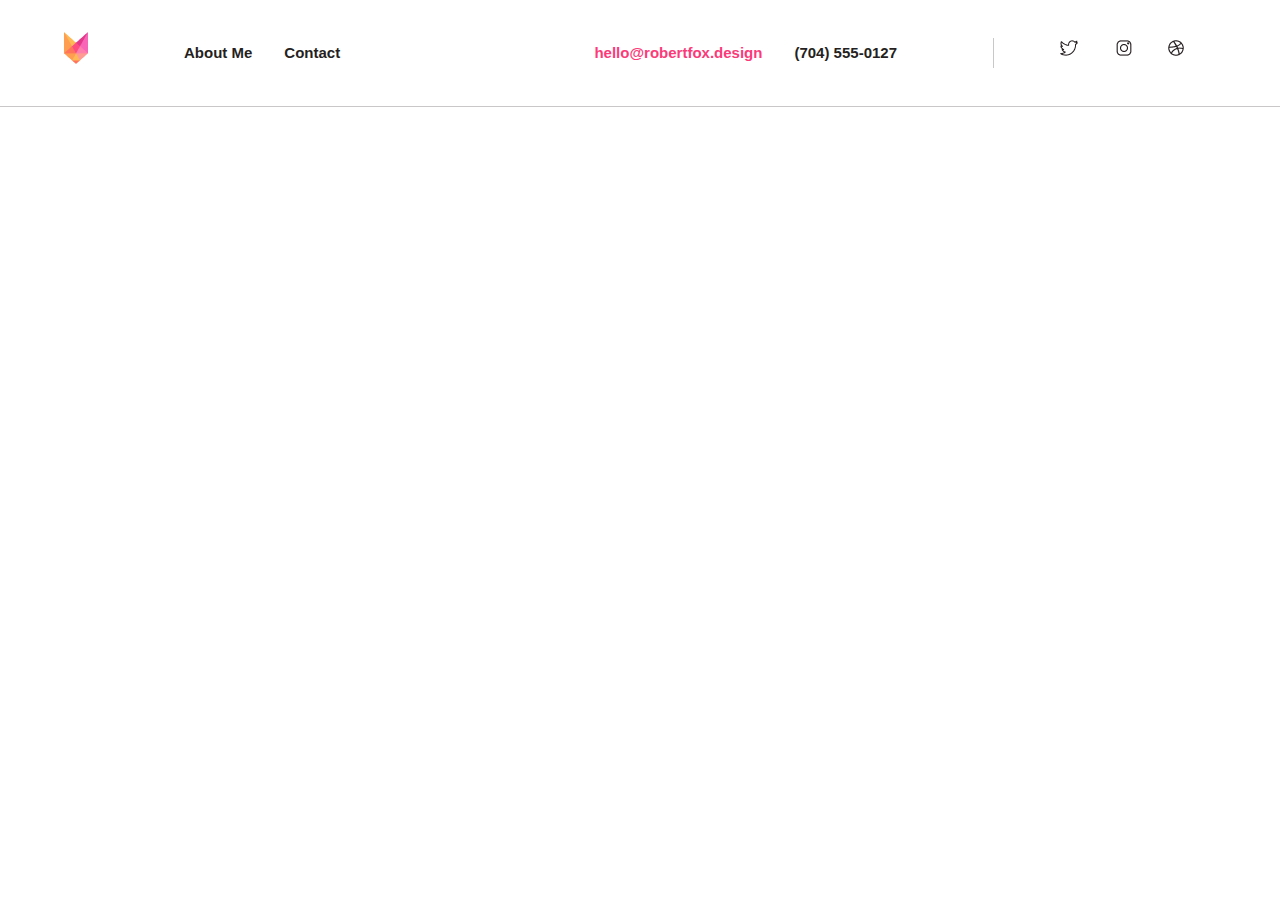
<file: contact.html>
<!DOCTYPE html>
<html lang="en">

<head>
    <meta charset="UTF-8">
    <meta name="viewport" content="width=device-width, initial-scale=1.0">
    <title>Contact</title>
    <link rel="stylesheet" href="./styles.css">
</head>

<body>
    <div class="site-wrapper">
        <section class="site-header">
            <div class="container">
                <nav class="nav-bar">
                    <ul class="nav-links">
                        <a href="./index.html"><li> <img src="./assests/images/Logo (1).png" alt="company_logo"></li></a>
                        <li><a href="./about_me.html">About Me</a></li>
                        <li><a href="./contact.html">Contact</a></li>
                    </ul>
                    <ul class="nav-links">
                        <div class="details">
                            <li><a href="#" class="email">hello@robertfox.design</a></li>
                            <li><a href="#" class="phnum">(704) 555-0127</a></li>
                        </div>
                        <div class="social_media">
                            <li><a href="#"><img src="./assests/images/social-twitter 1.png" alt="twitter"></a></li>
                            <li><a href="#"><img src="./assests/images/social-instagram 1.png" alt="instagram"></a></li>
                            <li><a href="#"><img src="./assests/images/dribbble 1 (1).png" alt="dribbble"
                                        class="dribbble"></a></li>
                        </div>
                    </ul>
                </nav>
            </div>
        </section><!--Header end-->
    </div>
</body>

</html>
</file>
<file: styles.css>
/* global css */
@import "/assests/css/global.css";
@import "./assests/css/header.css";
@import "./assests/css/footer.css";

/* components css */
@import "./assests/css/components/button.css";
@import "./assests/css/components/cards.css";


/*index module css */
@import "./assests/css/modules/index-intro.css";
@import "./assests/css/modules/index-companies.css";
@import "./assests/css/modules/index-mywork.css";
@import "./assests/css/modules/index-avaibility.css";
@import "./assests/css/footer.css";

/* about me css */
@import "./assests/css/modules/aboutme-name.css";
@import "./assests/css/modules/aboutme-projectsize.css";
@import "./assests/css/modules/aboutme-cards.css";
@import "./assests/css/modules/aboutme-tools.css";

/* contact module css */
@import "./assests/css/modules/contact-form.css";
</file>
